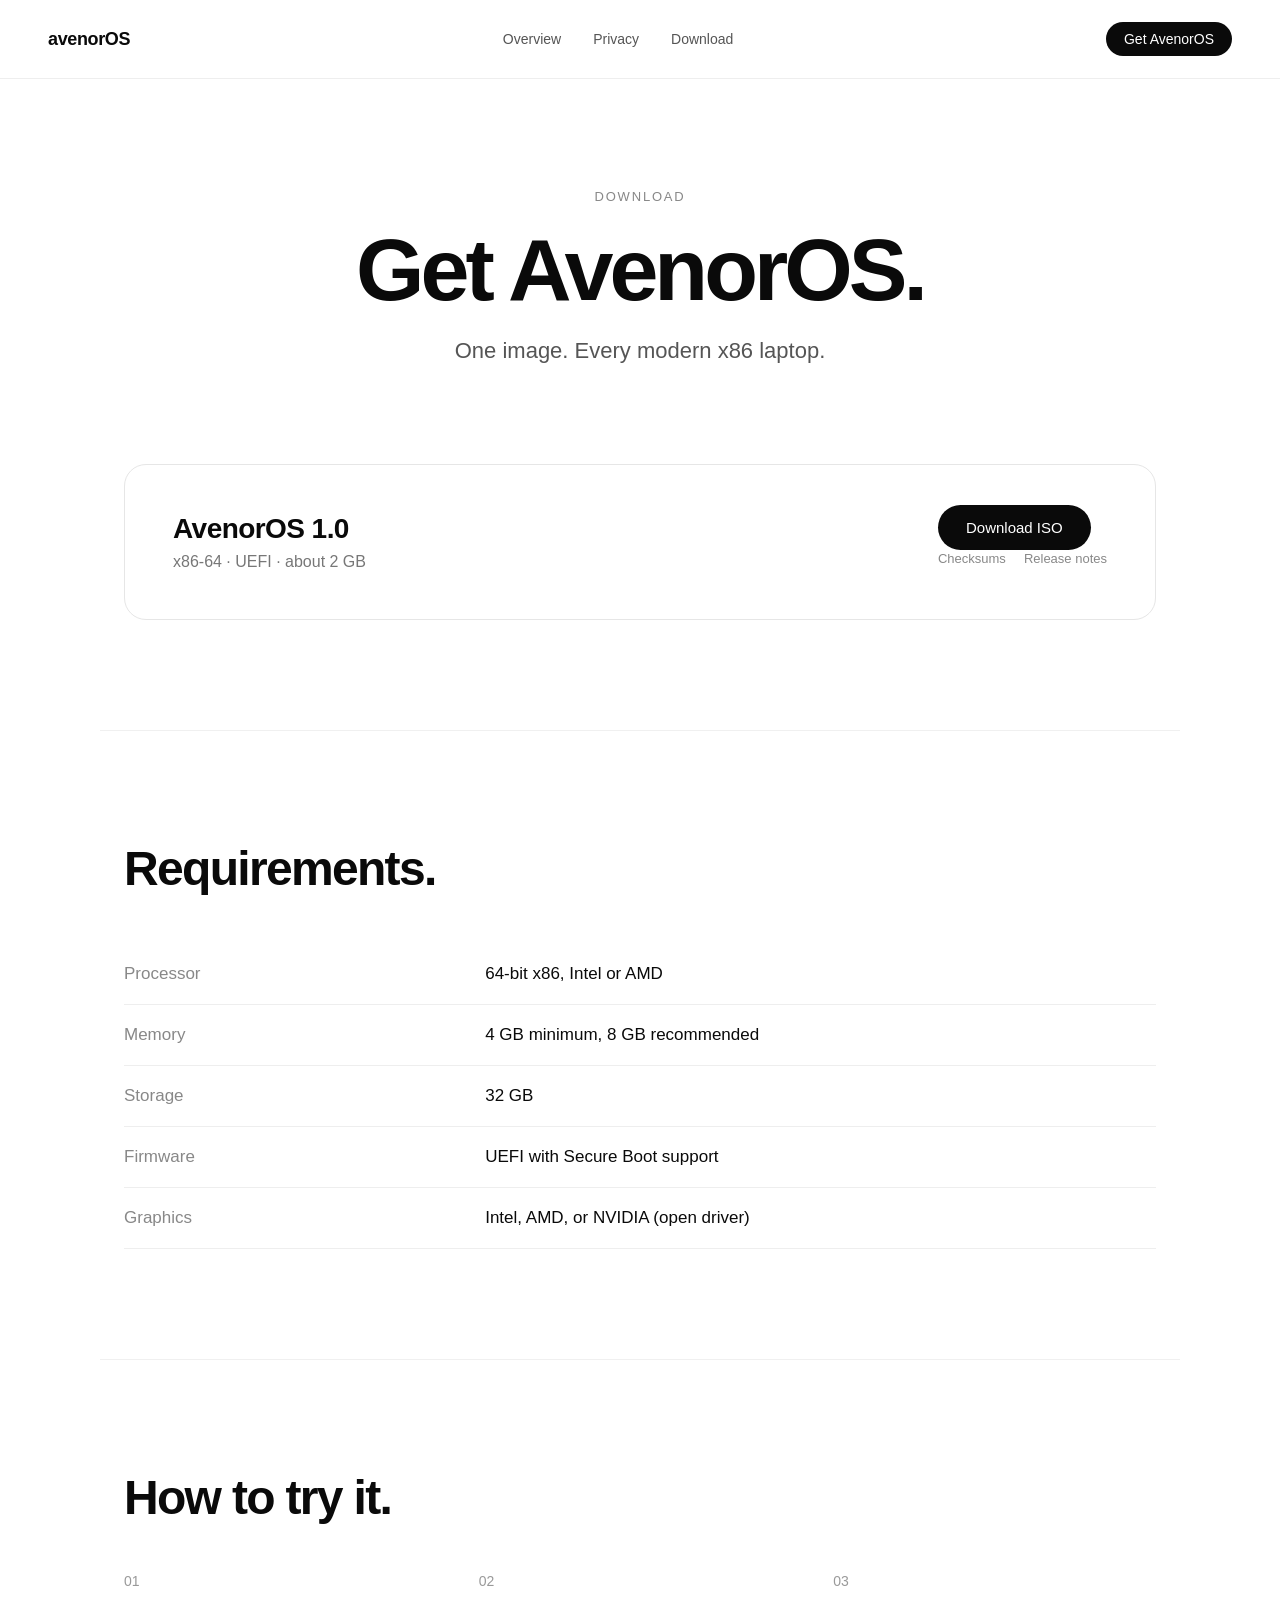
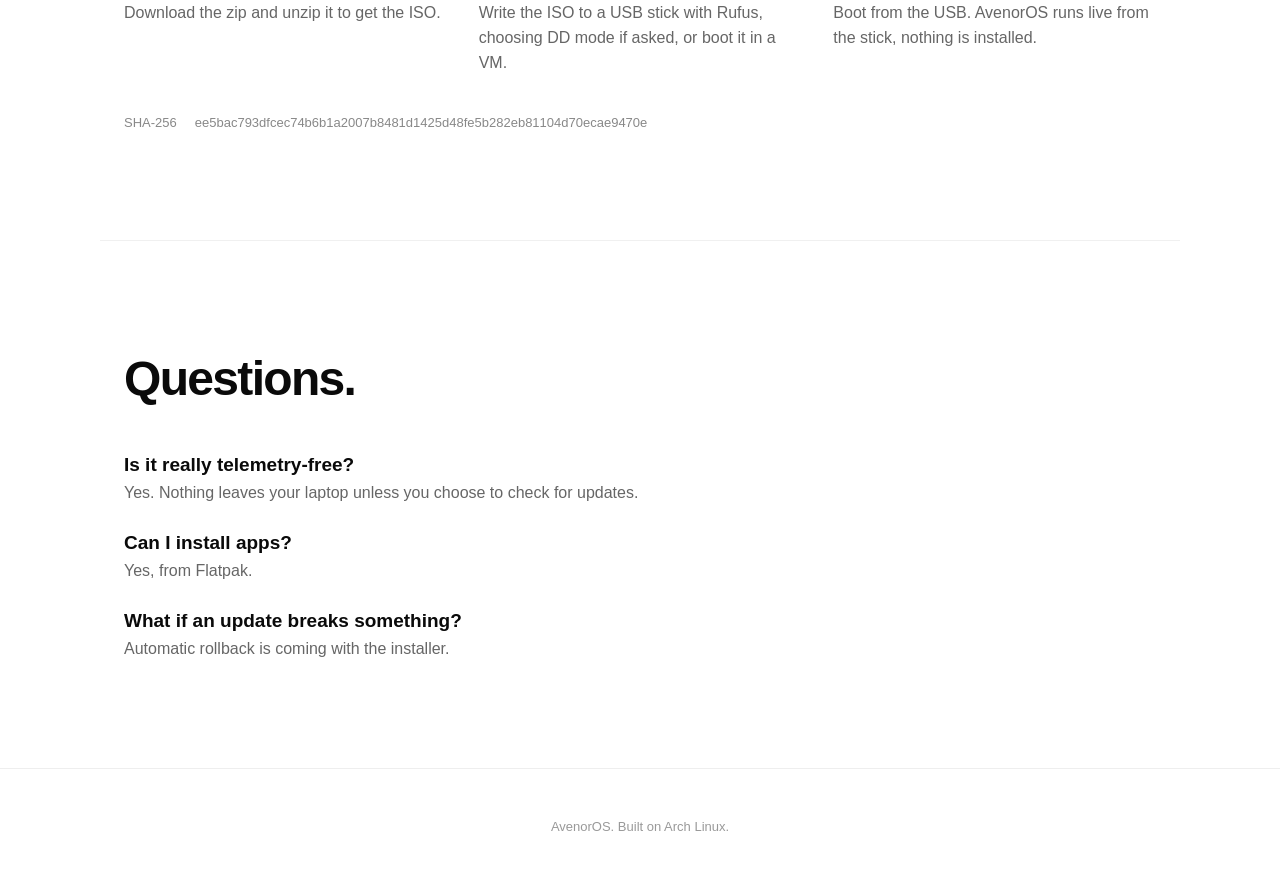
<file: site/download/index.html>
<!doctype html><html><head><meta charset="utf-8"><title>Download AvenorOS</title><style>*{box-sizing:border-box;margin:0;padding:0}
body{font-family:-apple-system,"Inter","Helvetica Neue",Arial,sans-serif;color:#0a0a0a;background:#fff;-webkit-font-smoothing:antialiased}
a{color:inherit;text-decoration:none}
nav{display:flex;justify-content:space-between;align-items:center;padding:22px 48px;border-bottom:1px solid #eee}
.logo{font-weight:600;letter-spacing:-.02em;font-size:18px}
.links{display:flex;gap:32px;font-size:14px;color:#555}
.pill{background:#0a0a0a;color:#fff;border-radius:999px;padding:9px 18px;font-size:14px}
.ghost{border:1px solid #0a0a0a;border-radius:999px;padding:13px 26px;font-size:15px}
.btn{background:#0a0a0a;color:#fff;border-radius:999px;padding:14px 28px;font-size:15px}
.hero{text-align:center;padding:110px 24px 60px}
.eyebrow{font-size:13px;letter-spacing:.14em;text-transform:uppercase;color:#888;margin-bottom:22px}
h1{font-size:88px;letter-spacing:-.045em;font-weight:600;line-height:1}
.sub{font-size:22px;color:#555;margin:24px 0 40px}
.ctas{display:flex;gap:14px;justify-content:center}
.laptop{width:760px;max-width:90%;margin:80px auto 0}
.screen{border:10px solid #0a0a0a;border-radius:18px 18px 0 0;aspect-ratio:16/10;background:#fafafa;position:relative;overflow:hidden}
.bar{height:26px;border-bottom:1px solid #e6e6e6;background:#fff;display:flex;justify-content:space-between;align-items:center;padding:0 14px;font-size:11px;color:#333}
.win{position:absolute;top:70px;left:90px;width:330px;height:200px;background:#fff;border:1px solid #e3e3e3;border-radius:10px;box-shadow:0 18px 40px rgba(0,0,0,.08)}
.win2{top:120px;left:300px;width:280px;height:170px}
.dots{padding:10px;display:flex;gap:6px}.dots i{width:9px;height:9px;border-radius:50%;background:#ddd;display:block}
.line{height:8px;background:#efefef;border-radius:4px;margin:10px 16px}
.dock{position:absolute;bottom:14px;left:50%;transform:translateX(-50%);background:#fff;border:1px solid #e6e6e6;border-radius:16px;padding:8px;display:flex;gap:8px}
.dock i{width:30px;height:30px;border-radius:9px;background:#0a0a0a;display:block}.dock i:nth-child(even){background:#d9d9d9}
.base{height:16px;background:#0a0a0a;border-radius:0 0 22px 22px;width:112%;margin-left:-6%}
section{max-width:1080px;margin:0 auto;padding:110px 24px;border-top:1px solid #f0f0f0}
h2{font-size:48px;letter-spacing:-.035em;font-weight:600;margin-bottom:48px}
.grid{display:grid;grid-template-columns:repeat(3,1fr);gap:48px}
.grid h3{font-size:20px;margin-bottom:10px;font-weight:600}.grid p,.steps p{color:#666;line-height:1.55}
.steps{display:grid;grid-template-columns:repeat(4,1fr);gap:32px}
.num{font-size:14px;color:#999;margin-bottom:12px}
.stats{display:grid;grid-template-columns:repeat(4,1fr);text-align:center}
.stats b{display:block;font-size:44px;letter-spacing:-.03em;font-weight:600}.stats span{color:#888;font-size:14px}
ul.no{list-style:none;display:grid;grid-template-columns:repeat(2,1fr);gap:18px;font-size:20px}
ul.no li:before{content:"✕";margin-right:14px;color:#999}
footer{text-align:center;padding:50px;color:#999;font-size:13px;border-top:1px solid #eee}
.card{border:1px solid #e6e6e6;border-radius:22px;padding:48px;display:flex;justify-content:space-between;align-items:center}
.card h3{font-size:28px;letter-spacing:-.02em}.card p{color:#777;margin-top:8px}
.small{font-size:13px;color:#888;margin-top:14px;display:flex;gap:18px;justify-content:flex-end}
table{width:100%;border-collapse:collapse;font-size:17px}td{padding:20px 0;border-bottom:1px solid #eee}td:first-child{color:#888;width:35%}
.faq h3{font-size:19px;margin:30px 0 8px}.faq p{color:#666}
</style></head><body>
<nav><a class="logo" href="/">avenorOS</a><div class="links"><a href="/">Overview</a><a>Privacy</a><a>Download</a></div><a class="pill">Get AvenorOS</a></nav>
<div class="hero"><div class="eyebrow">Download</div><h1>Get AvenorOS.</h1><p class="sub">One image. Every modern x86 laptop.</p></div>
<section style="border:0;padding-top:0"><div class="card"><div><h3>AvenorOS 1.0</h3><p>x86-64 · UEFI · about 2 GB</p></div><div><a class="btn" href="https://github.com/ilikemacos/avenoros/releases/download/v1.0.0/avenoros-1.0.0-x86_64.zip">Download ISO</a><div class="small"><a href="https://github.com/ilikemacos/avenoros/releases/download/v1.0.0/avenoros-1.0.0-x86_64.zip.sha256">Checksums</a><a href="https://github.com/ilikemacos/avenoros/releases/tag/v1.0.0">Release notes</a></div></div></div></section>
<section><h2>Requirements.</h2><table><tr><td>Processor</td><td>64-bit x86, Intel or AMD</td></tr><tr><td>Memory</td><td>4 GB minimum, 8 GB recommended</td></tr><tr><td>Storage</td><td>32 GB</td></tr><tr><td>Firmware</td><td>UEFI with Secure Boot support</td></tr><tr><td>Graphics</td><td>Intel, AMD, or NVIDIA (open driver)</td></tr></table></section>
<section><h2>How to try it.</h2><div class="steps" style="grid-template-columns:repeat(3,1fr)"><div><div class="num">01</div><p>Download the zip and unzip it to get the ISO.</p></div><div><div class="num">02</div><p>Write the ISO to a USB stick with Rufus, choosing DD mode if asked, or boot it in a VM.</p></div><div><div class="num">03</div><p>Boot from the USB. AvenorOS runs live from the stick, nothing is installed.</p></div></div><p class="small" style="justify-content:flex-start;margin-top:40px;word-break:break-all"><a href="https://github.com/ilikemacos/avenoros/releases/download/v1.0.0/avenoros-1.0.0-x86_64.zip.sha256">SHA-256</a> ee5bac793dfcec74b6b1a2007b8481d1425d48fe5b282eb81104d70ecae9470e</p></section>
<section class="faq"><h2>Questions.</h2><h3>Is it really telemetry-free?</h3><p>Yes. Nothing leaves your laptop unless you choose to check for updates.</p><h3>Can I install apps?</h3><p>Yes, from Flatpak.</p><h3>What if an update breaks something?</h3><p>Automatic rollback is coming with the installer.</p></section>
<footer>AvenorOS. Built on Arch Linux.</footer></body></html>
</file>
